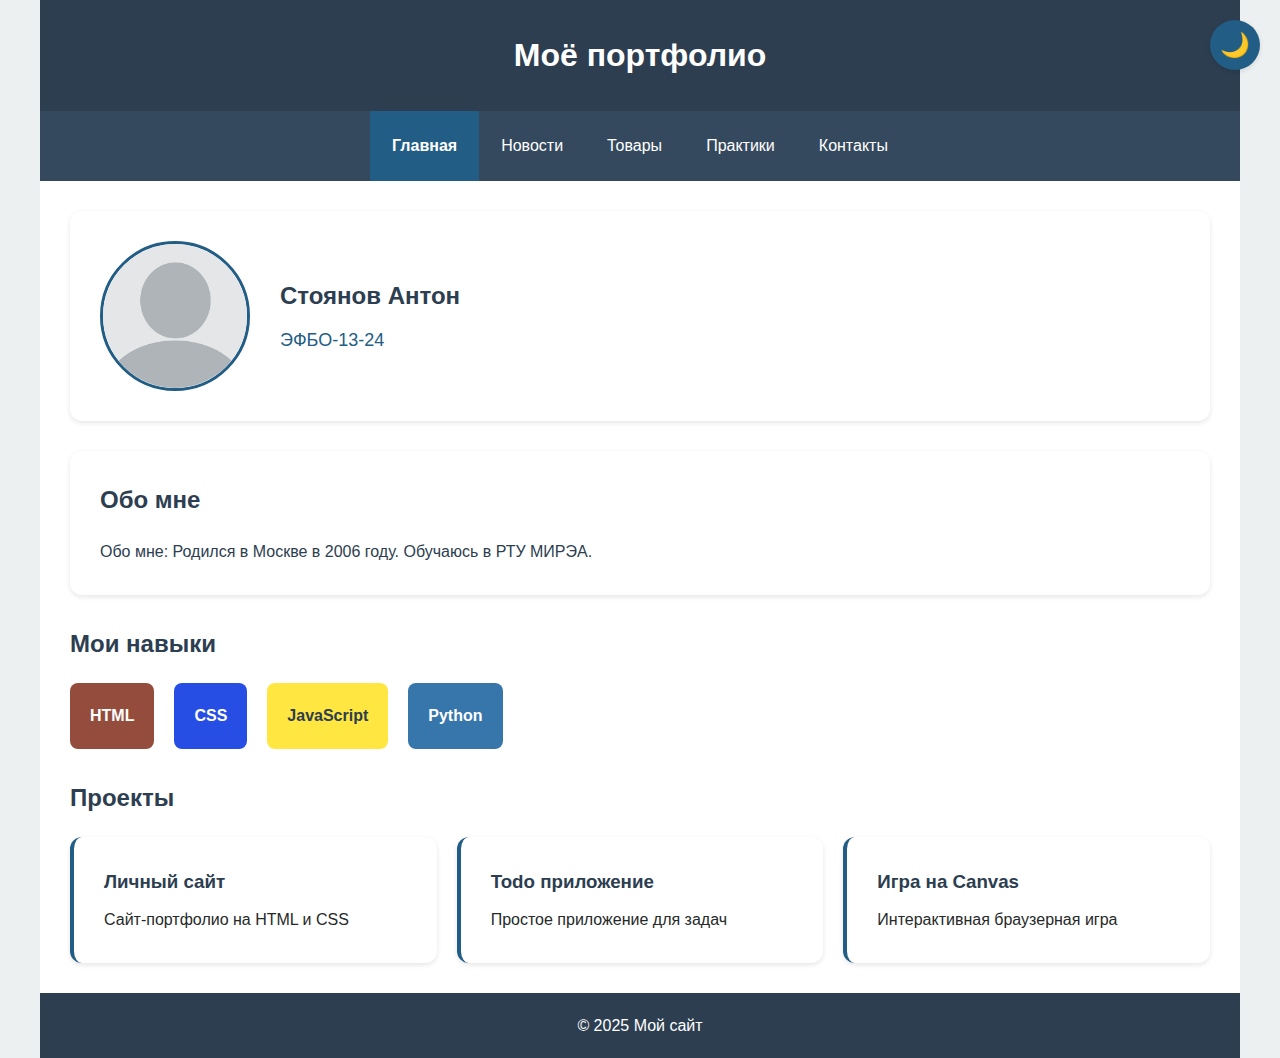
<file: index_v1.html>
<!DOCTYPE html>
<html lang="ru">
<head>
    <meta charset="UTF-8">
    <meta name="viewport" content="width=device-width, initial-scale=1.0">
    <title>Главная - Портфолио</title>
    <link rel="stylesheet" href="style/style.css">
</head>
<body>
    <!-- Основной контейнер -->
    <div class="page">
        <!-- Шапка -->
        <header class="header">
            <h1 class="header__title">Моё портфолио</h1>
        </header>
        <!-- Навигация -->
        <nav class="nav" aria-label="Основная навигация">
            <ul class="nav__list">
                <li class="nav__item nav__item--active">
                    <a class="nav__link" href="index_v1.html" aria-current="page">Главная</a>
                </li>
                <li class="nav__item">
                    <a class="nav__link" href="pages/news.html">Новости</a>
                </li>
                <li class="nav__item">
                    <a class="nav__link" href="pages/goods_v1.html">Товары</a>
                </li>
                <li class="nav__item">
                    <a class="nav__link" href="pages/practices.html">Практики</a>
                </li>
                <li class="nav__item">
                    <a class="nav__link" href="pages/contacts.html">Контакты</a>
                </li>
            </ul>
        </nav>
        <!-- Основной контент -->
        <main class="main">
            <!-- Профиль -->
            <section class="profile">
                <div class="profile__card">
                    <img class="profile__photo" src="images/photo.jpg" alt="Фото">
                    <div class="profile__info">
                        <h2 class="profile__name">Стоянов Антон</h2>
                        <p class="profile__group">ЭФБО-13-24</p>
                    </div>
                </div>
            </section>
            <!-- Обо мне -->
            <section class="about">
                <h2 class="about__title">Обо мне</h2>
                <div class="about__content">
                    <p class="about__text">
                        Обо мне: Родился в Москве в 2006 году. Обучаюсь в РТУ МИРЭА.
                    </p>
                </div>
            </section>
            <!-- Навыки -->
            <section class="skills">
                <h2 class="skills__title">Мои навыки</h2>
                <div class="skills__list">
                    <div class="skill skill--html">
                        <span class="skill__name">HTML</span>
                    </div>
                    <div class="skill skill--css">
                        <span class="skill__name">CSS</span>
                    </div>
                    <div class="skill skill--js">
                        <span class="skill__name">JavaScript</span>
                    </div>
                    <div class="skill skill--python">
                        <span class="skill__name">Python</span>
                    </div>
                </div>
            </section>
            <!-- Проекты -->
            <section class="projects">
                <h2 class="projects__title">Проекты</h2>
                <div class="projects__grid">
                    <div class="project-card">
                        <h3 class="project-card__title">Личный сайт</h3>
                        <p class="project-card__desc">Сайт-портфолио на HTML и CSS</p>
                    </div>
                    <div class="project-card">
                        <h3 class="project-card__title">Todo приложение</h3>
                        <p class="project-card__desc">Простое приложение для задач</p>
                    </div>
                    <div class="project-card">
                        <h3 class="project-card__title">Игра на Canvas</h3>
                        <p class="project-card__desc">Интерактивная браузерная игра</p>
                    </div>
                </div>
            </section>
        </main>
        <!-- Подвал -->
        <footer class="footer">
            <p class="footer__text">&copy; 2025 Мой сайт</p>
        </footer>
    </div>
    <!-- Кнопка переключения темы -->
    <button class="theme-toggle" id="themeToggle" aria-label="Переключить тему">🌙</button>

    <script>
        // Функция переключения темы
        function toggleTheme() {
            const htmlElement = document.documentElement;
            const currentTheme = htmlElement.getAttribute('data-theme');
            const newTheme = currentTheme === 'dark' ? 'light' : 'dark';
            htmlElement.setAttribute('data-theme', newTheme);

            // Сохраняем предпочтение пользователя в localStorage
            localStorage.setItem('theme', newTheme);

            // Обновляем иконку кнопки
            const themeToggleBtn = document.getElementById('themeToggle');
            themeToggleBtn.textContent = newTheme === 'dark' ? '☀️' : '🌙';
            themeToggleBtn.setAttribute('aria-label', `Текущая тема: ${newTheme === 'dark' ? 'Тёмная' : 'Светлая'}`);
        }

        // Инициализация темы при загрузке страницы
        document.addEventListener('DOMContentLoaded', function() {
            const savedTheme = localStorage.getItem('theme') || 'light'; // По умолчанию светлая
            document.documentElement.setAttribute('data-theme', savedTheme);

            // Обновляем иконку кнопки при загрузке
            const themeToggleBtn = document.getElementById('themeToggle');
            themeToggleBtn.textContent = savedTheme === 'dark' ? '☀️' : '🌙';
            themeToggleBtn.setAttribute('aria-label', `Текущая тема: ${savedTheme === 'dark' ? 'Тёмная' : 'Светлая'}`);

            // Добавляем обработчик события на кнопку
            themeToggleBtn.addEventListener('click', toggleTheme);
        });
    </script>
</body>
</html>
</file>
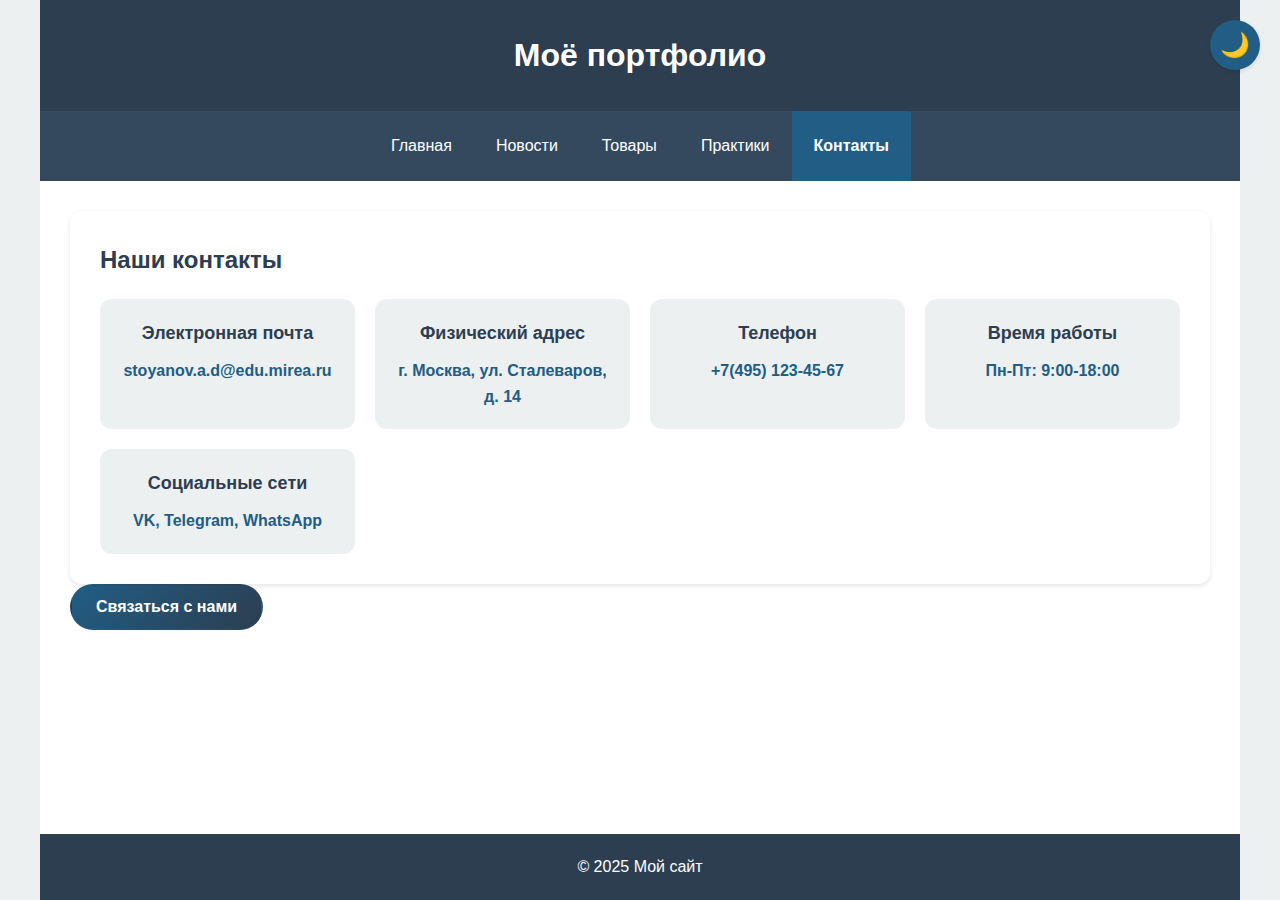
<file: pages/contacts.html>
<!DOCTYPE html>
<html lang="ru">
<head>
    <meta charset="UTF-8">
    <meta name="viewport" content="width=device-width, initial-scale=1.0">
    <title>Контакты</title>
    <link rel="stylesheet" href="../style/style.css">
</head>
<body>
    <div class="page">
        <header class="header">
            <h1 class="header__title">Моё портфолио</h1>
        </header>
        <nav class="nav" aria-label="Основная навигация"> <!-- Добавлен aria-label -->
            <ul class="nav__list">
                <li class="nav__item">
                    <a class="nav__link" href="../index_v1.html">Главная</a>
                </li>
                <li class="nav__item">
                    <a class="nav__link" href="news.html">Новости</a>
                </li>
                <li class="nav__item">
                    <a class="nav__link" href="goods_v1.html">Товары</a>
                </li>
                <li class="nav__item">
                    <a class="nav__link" href="practices.html">Практики</a>
                </li>
                <li class="nav__item nav__item--active">
                    <a class="nav__link" href="contacts.html" aria-current="page">Контакты</a> <!-- Добавлен aria-current -->
                </li>
            </ul>
        </nav>
        <main class="main">
            <!-- Обернём содержимое в секцию с классом, который центрирует кнопку -->
            <section class="contacts-container">
                <section class="contacts">
                    <h2 class="contacts__title">Наши контакты</h2>
                    <div class="contacts__list">
                        <div class="contact-item">
                            <h3 class="contact-item__title">Электронная почта</h3>
                            <p class="contact-item__value">stoyanov.a.d@edu.mirea.ru</p>
                        </div>
                        <div class="contact-item">
                            <h3 class="contact-item__title">Физический адрес</h3>
                            <p class="contact-item__value">г. Москва, ул. Сталеваров, д. 14</p>
                        </div>
                        <div class="contact-item">
                            <h3 class="contact-item__title">Телефон</h3>
                            <p class="contact-item__value">+7(495) 123-45-67</p>
                        </div>
                        <div class="contact-item">
                            <h3 class="contact-item__title">Время работы</h3>
                            <p class="contact-item__value">Пн-Пт: 9:00-18:00</p>
                        </div>
                        <div class="contact-item">
                            <h3 class="contact-item__title">Социальные сети</h3>
                            <p class="contact-item__value">VK, Telegram, WhatsApp</p>
                        </div>
                    </div>
                </section>
                <!-- Измененная кнопка для открытия модального окна, теперь она центрирована благодаря .contacts-container -->
                <button class="btn btn-primary" onclick="openContactModal()">Связаться с нами</button>
            </section>
        </main>
        <footer class="footer">
            <p class="footer__text">&copy; 2025 Мой сайт</p>
        </footer>

        <!-- Модальное окно для формы обратной связи -->
        <!-- role="dialog", aria-modal, aria-labelledby, tabindex добавлены для доступности -->
        <dialog id="contactModal" role="dialog" aria-modal="true" aria-labelledby="modal-title" tabindex="-1">
            <!-- Оверлей (фон) -->
            <div class="modal-overlay" onclick="closeContactModal()" aria-hidden="true"></div>
            <div class="modal-content-wrapper"> <!-- Обёртка для позиционирования -->
                <div class="modal-header">
                    <h2 id="modal-title">Форма обратной связи</h2>
                    <!-- Кнопка закрытия -->
                    <button class="btn btn-secondary" id="closeModalBtn" onclick="closeContactModal()" aria-label="Закрыть форму">
                        &times; <!-- Символ закрытия -->
                    </button>
                </div>
                <div class="modal-content">
                    <!-- УБРАНО: method="dialog" из формы -->
                    <form id="feedbackForm">
                        <div class="form-group">
                            <label for="name">Имя<span class="required">*</span></label>
                            <input type="text" id="name" name="name" required placeholder="Введите ваше имя">
                        </div>
                        <div class="form-group">
                            <label for="phone">Телефон<span class="required">*</span></label>
                            <input type="tel" id="phone" name="phone" required placeholder="+7(XXX) XXX-XX-XX">
                        </div>
                        <div class="form-group">
                            <label for="email">Электронная почта<span class="required">*</span></label>
                            <input type="email" id="email" name="email" required placeholder="example@mail.ru">
                        </div>
                        <div class="form-group">
                            <label for="category">Категория обращения<span class="required">*</span></label>
                            <select id="category" name="category" required>
                                <option value="">Выберите категорию</option>
                                <option value="technical">Техническая поддержка</option>
                                <option value="commercial">Коммерческое предложение</option>
                                <option value="cooperation">Сотрудничество</option>
                                <option value="complaint">Жалоба</option>
                                <option value="suggestion">Предложение</option>
                                <option value="other">Другое</option>
                            </select>
                        </div>
                        <div class="form-group">
                            <label for="message">Текст обращения<span class="required">*</span></label>
                            <textarea id="message" name="message" required placeholder="Опишите вашу проблему или вопрос..."></textarea>
                        </div>
                        <div class="modal-actions">
                            <!-- ИЗМЕНЕНО: type="submit" -> type="button", добавлен onclick -->
                            <button type="button" class="btn btn-secondary" onclick="cancelForm()">Отмена</button>
                            <!-- Кнопка отправки с обработкой через JavaScript -->
                            <button type="button" class="btn btn-primary" onclick="submitForm()">Отправить</button>
                        </div>
                    </form>
                </div>
            </div>
        </dialog>
    </div>
    <!-- Кнопка переключения темы -->
    <button class="theme-toggle" id="themeToggle" aria-label="Переключить тему">🌙</button>

    <script>
        let previousActiveElement = null; // Переменная для хранения предыдущего активного элемента

        // Функция для открытия модального окна
        function openContactModal() {
            previousActiveElement = document.activeElement; // Сохраняем текущий активный элемент
            contactModal.showModal();
            contactModal.focus(); // Фокус на модальное окно
            // Также можно фокусировать первый элемент формы
            document.getElementById('name').focus();
        }

        // Функция для закрытия модального окна
        function closeContactModal() {
            contactModal.close();
            if (previousActiveElement) {
                previousActiveElement.focus(); // Возвращаем фокус на предыдущий элемент
            }
        }

        // Функция для отправки формы
        function submitForm(){
            const form = document.getElementById('feedbackForm');
            const formData = new FormData(form);

            // Простая валидация
            if(!form.checkValidity()){
                form.reportValidity();
                return;
            }

            // Собираем данные формы
            const data = {
                name: formData.get('name'),
                phone: formData.get('phone'),
                email: formData.get('email'),
                category: formData.get('category'),
                message: formData.get('message')
            };

            // В реальном приложении здесь был бы AJAX-запрос
            console.log('Данные формы:', data);

            // Показываем уведомление об успешной отправке
            alert('Спасибо! Ваше обращение отправлено. Мы свяжемся с вами в ближайшее время.');

            // Закрываем модальное окно
            closeContactModal(); // Используем функцию закрытия для возврата фокуса

            // Очищаем форму
            form.reset();
        }

        // Функция для отмены формы (закрытие модального окна)
        function cancelForm(){
            closeContactModal(); // Используем функцию закрытия для возврата фокуса
            // Очищаем форму при отмене (по желанию)
            document.getElementById('feedbackForm').reset();
        }

        // Закрытие модального окна по клику на оверлей
        document.querySelector('.modal-overlay').addEventListener('click', function(event){
            if(event.target === this){
                closeContactModal();
            }
        });

        // Обработка закрытия по клавише ESC
        document.addEventListener('keydown', function(event) {
            if (event.key === 'Escape' && contactModal.open) {
                closeContactModal();
            }
        });

        // Обработка отправки формы через Enter (предотвращаем стандартное поведение, кроме textarea)
        document.getElementById('feedbackForm').addEventListener('keypress', function(event){
            if(event.key === 'Enter' && event.target.type !== 'textarea') {
                event.preventDefault();
            }
        });

        // Функция переключения темы
        function toggleTheme() {
            const htmlElement = document.documentElement;
            const currentTheme = htmlElement.getAttribute('data-theme');
            const newTheme = currentTheme === 'dark' ? 'light' : 'dark';
            htmlElement.setAttribute('data-theme', newTheme);

            // Сохраняем предпочтение пользователя в localStorage
            localStorage.setItem('theme', newTheme);

            // Обновляем иконку кнопки
            const themeToggleBtn = document.getElementById('themeToggle');
            themeToggleBtn.textContent = newTheme === 'dark' ? '☀️' : '🌙';
            themeToggleBtn.setAttribute('aria-label', `Текущая тема: ${newTheme === 'dark' ? 'Тёмная' : 'Светлая'}`);
        }

        // Инициализация темы при загрузке страницы
        document.addEventListener('DOMContentLoaded', function() {
            const savedTheme = localStorage.getItem('theme') || 'light'; // По умолчанию светлая
            document.documentElement.setAttribute('data-theme', savedTheme);

            // Обновляем иконку кнопки при загрузке
            const themeToggleBtn = document.getElementById('themeToggle');
            themeToggleBtn.textContent = savedTheme === 'dark' ? '☀️' : '🌙';
            themeToggleBtn.setAttribute('aria-label', `Текущая тема: ${savedTheme === 'dark' ? 'Тёмная' : 'Светлая'}`);

            // Добавляем обработчик события на кнопку
            themeToggleBtn.addEventListener('click', toggleTheme);
        });
    </script>
</body>
</html>
</file>
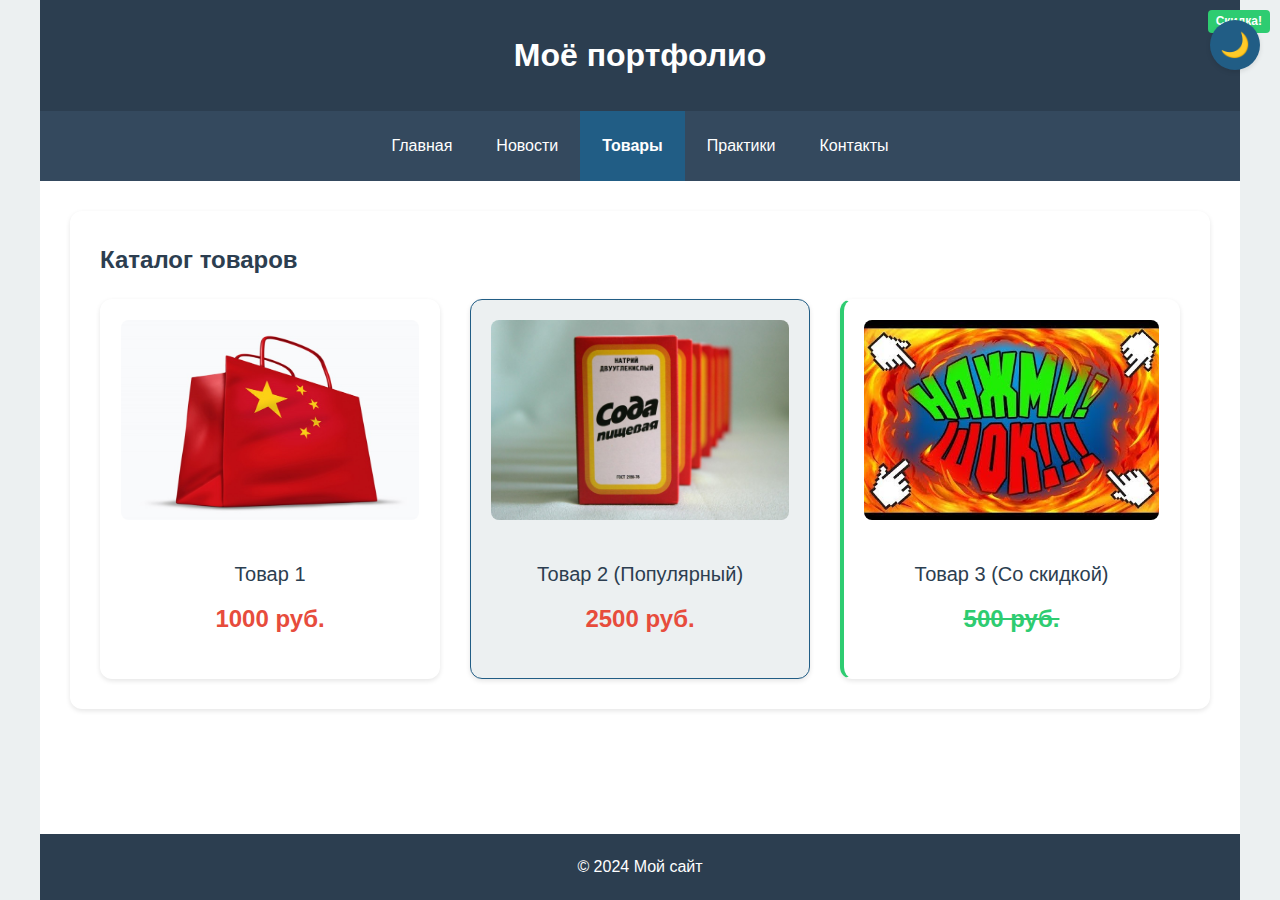
<file: pages/goods_v1.html>
<!DOCTYPE html>
<html lang="ru">
<head>
    <meta charset="UTF-8">
    <meta name="viewport" content="width=device-width, initial-scale=1.0">
    <title>Товары</title>
    <link rel="stylesheet" href="../style/style.css">
</head>
<body>
    <div class="page">
        <header class="header">
            <h1 class="header__title">Моё портфолио</h1>
        </header>
        <nav class="nav" aria-label="Основная навигация">
            <ul class="nav__list">
                <li class="nav__item">
                    <a class="nav__link" href="../index_v1.html">Главная</a>
                </li>
                <li class="nav__item">
                    <a class="nav__link" href="news.html">Новости</a>
                </li>
                <li class="nav__item nav__item--active">
                    <a class="nav__link" href="goods_v1.html" aria-current="page">Товары</a>
                </li>
                <li class="nav__item">
                    <a class="nav__link" href="practices.html">Практики</a>
                </li>
                <li class="nav__item">
                    <a class="nav__link" href="contacts.html">Контакты</a>
                </li>
            </ul>
        </nav>
        <main class="main">
            <section class="goods">
                <h2 class="goods__title">Каталог товаров</h2>
                <div class="goods__grid">
                    <div class="product-card">
                        <img class="product-card__image" src="../images/goods1.jpg" alt="Товар 1">
                        <h3 class="product-card__name">Товар 1</h3>
                        <p class="product-card__price">1000 руб.</p>
                    </div>
                    <div class="product-card product-card--selected"> <!-- Пример состояния "выбрано" -->
                        <img class="product-card__image" src="../images/goods2.jpg" alt="Товар 2">
                        <h3 class="product-card__name">Товар 2 (Популярный)</h3>
                        <p class="product-card__price">2500 руб.</p>
                    </div>
                    <div class="product-card product-card--discount"> <!-- Пример состояния "со скидкой" -->
                        <img class="product-card__image" src="../images/goods3.jpg" alt="Товар 3">
                        <h3 class="product-card__name">Товар 3 (Со скидкой)</h3>
                        <p class="product-card__price">500 руб.</p>
                    </div>
                </div>
            </section>
        </main>
        <footer class="footer">
            <p class="footer__text">&copy; 2024 Мой сайт</p>
        </footer>
    </div>
    <!-- Кнопка переключения темы -->
    <button class="theme-toggle" id="themeToggle" aria-label="Переключить тему">🌙</button>

    <script>
        // Функция переключения темы
        function toggleTheme() {
            const htmlElement = document.documentElement;
            const currentTheme = htmlElement.getAttribute('data-theme');
            const newTheme = currentTheme === 'dark' ? 'light' : 'dark';
            htmlElement.setAttribute('data-theme', newTheme);

            // Сохраняем предпочтение пользователя в localStorage
            localStorage.setItem('theme', newTheme);

            // Обновляем иконку кнопки
            const themeToggleBtn = document.getElementById('themeToggle');
            themeToggleBtn.textContent = newTheme === 'dark' ? '☀️' : '🌙';
            themeToggleBtn.setAttribute('aria-label', `Текущая тема: ${newTheme === 'dark' ? 'Тёмная' : 'Светлая'}`);
        }

        // Инициализация темы при загрузке страницы
        document.addEventListener('DOMContentLoaded', function() {
            const savedTheme = localStorage.getItem('theme') || 'light'; // По умолчанию светлая
            document.documentElement.setAttribute('data-theme', savedTheme);

            // Обновляем иконку кнопки при загрузке
            const themeToggleBtn = document.getElementById('themeToggle');
            themeToggleBtn.textContent = savedTheme === 'dark' ? '☀️' : '🌙';
            themeToggleBtn.setAttribute('aria-label', `Текущая тема: ${savedTheme === 'dark' ? 'Тёмная' : 'Светлая'}`);

            // Добавляем обработчик события на кнопку
            themeToggleBtn.addEventListener('click', toggleTheme);
        });
    </script>
</body>
</html>
</file>
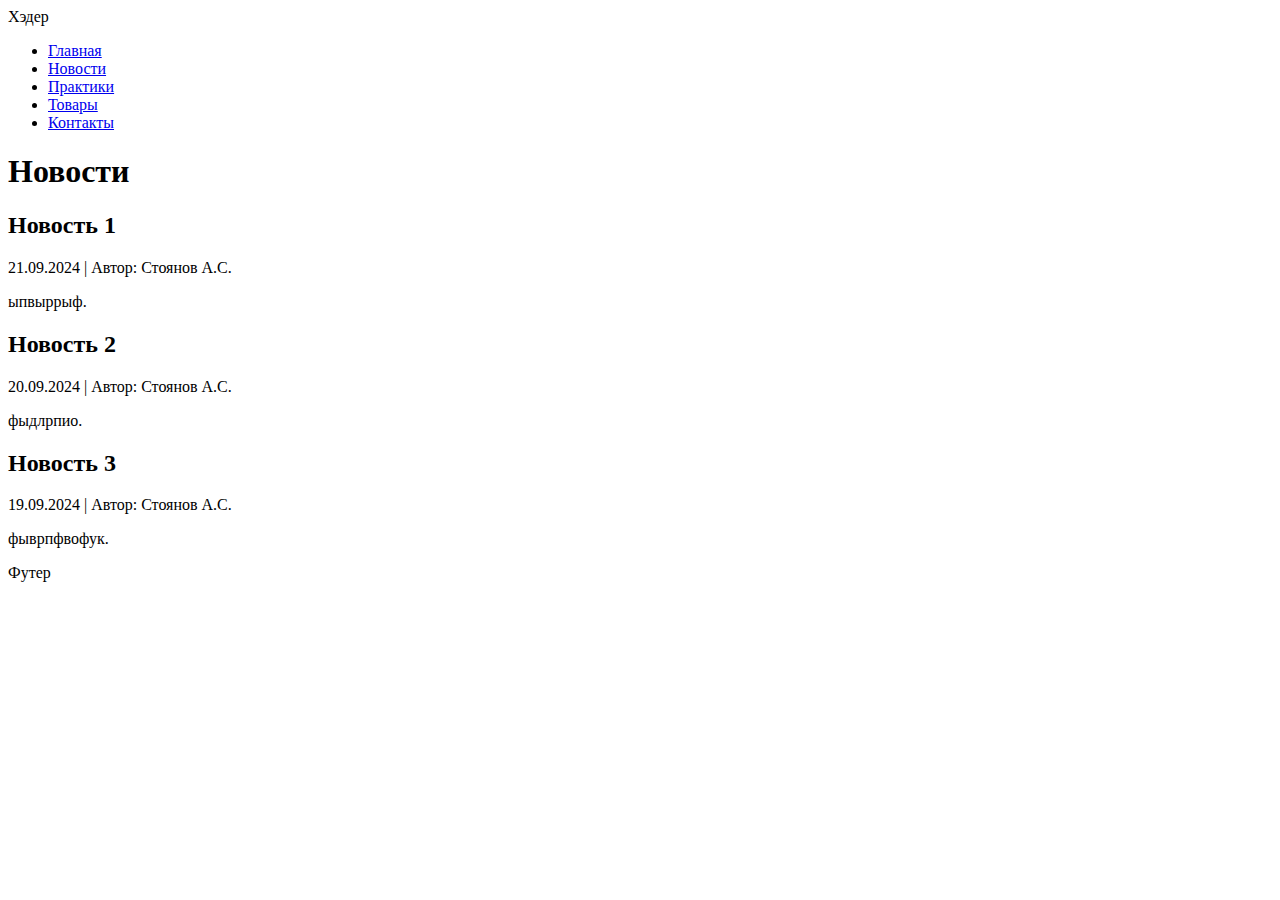
<file: pages/news.html>
<!DOCTYPE html>
<html lang="ru">
<head>
    <meta charset="UTF-8">
    <meta name="viewport" content="width=device-width, initial-scale=1.0">
    <title>Новости</title>
    <link rel="stylesheet" href="C:/Users/v317admin/Downloads/frontend-and-backend-practice/style/style.css">
</head>
<body>
    <div class="page-container">
        <div class="header">Хэдер</div>
        <div class="nav">
            <ul class="nav-list">
                <li class="nav-item"><a class="nav-link" href="C:/Users/v317admin/Downloads/frontend-and-backend-practice/index.html">Главная</a></li>
                <li class="nav-item"><a class="nav-link" href="news.html">Новости</a></li>
                <li class="nav-item"><a class="nav-link" href="practices.html">Практики</a></li>
                <li class="nav-item"><a class="nav-link" href="goods.html">Товары</a></li>
                <li class="nav-item"><a class="nav-link" href="contacts.html">Контакты</a></li>
            </ul>
        </div>
        <div class="content">
             <h1 class="profile-title">Новости</h1>
             <div class="news-item">
                 <h2 class="experience-title">Новость 1</h2>
                 <p class="news-meta experience-desc">21.09.2024 | Автор: Стоянов А.С.</p>
                 <p class="experience-desc">ыпвыррыф.</p>
             </div>
             <div class="news-item">
                 <h2 class="experience-title">Новость 2</h2>
                 <p class="news-meta experience-desc">20.09.2024 | Автор: Стоянов А.С.</p>
                 <p class="experience-desc">фыдлрпио.</p>
             </div>
             <div class="news-item">
                 <h2 class="experience-title">Новость 3</h2>
                 <p class="news-meta experience-desc">19.09.2024 | Автор: Стоянов А.С.</p>
                 <p class="experience-desc">фыврпфвофук.</p>
             </div>
        </div>
        <div class="footer">Футер</div>
    </div>
</body>
</html>
</file>
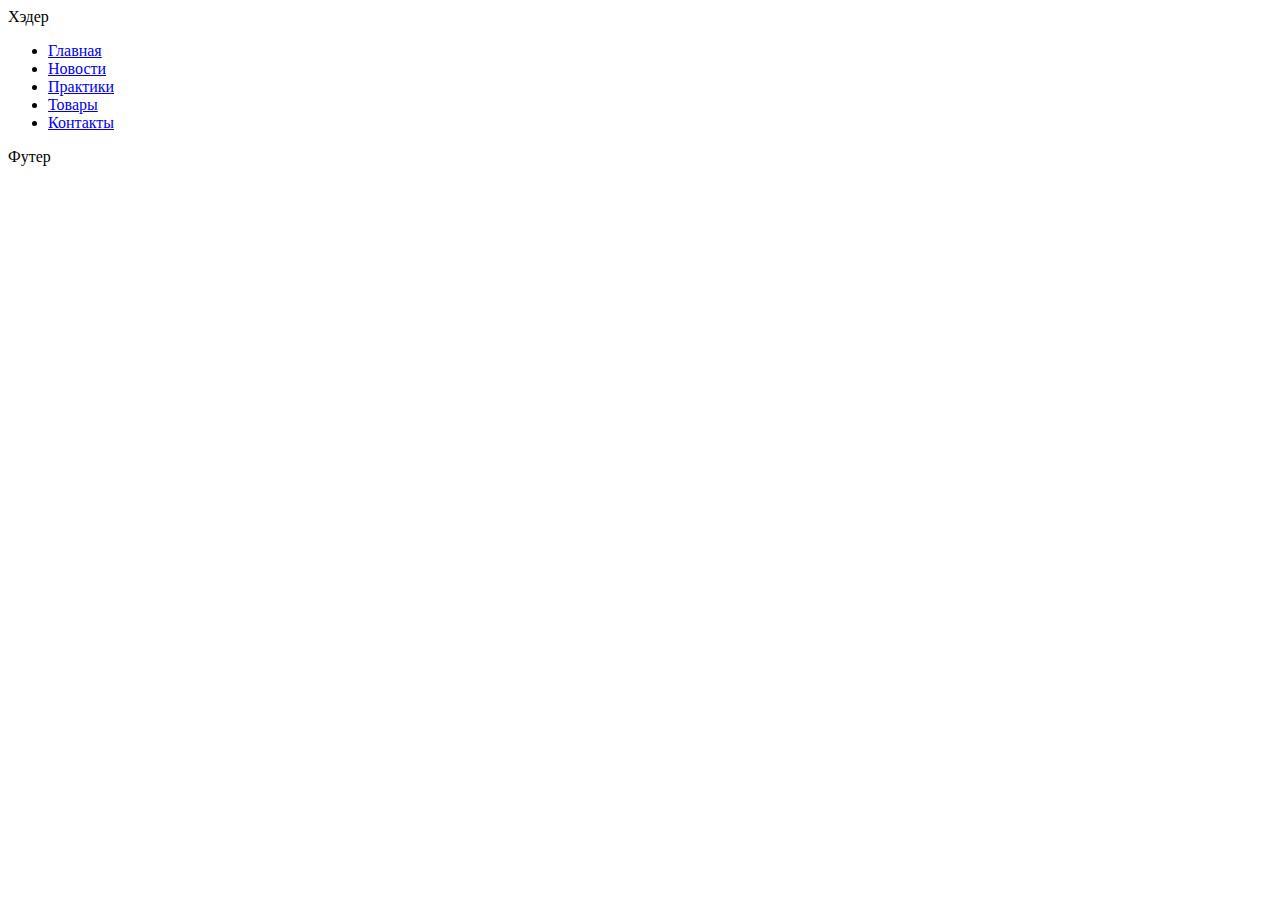
<file: pages/practices.html>
<!DOCTYPE html>
<html lang="ru">
<head>
    <meta charset="UTF-8">
    <meta name="viewport" content="width=device-width, initial-scale=1.0">
    <title>Практики</title>
    <link rel="stylesheet" href="C:/Users/v317admin/Downloads/frontend-and-backend-practice/style/style.css">
</head>
<body>
    <div class="page-container">
        <div class="header">Хэдер</div>
        <div class="nav">
            <ul class="nav-list">
                <li class="nav-item"><a class="nav-link" href="C:/Users/v317admin/Downloads/frontend-and-backend-practice/index.html">Главная</a></li>
                <li class="nav-item"><a class="nav-link" href="news.html">Новости</a></li>
                <li class="nav-item"><a class="nav-link" href="practices.html">Практики</a></li>
                <li class="nav-item"><a class="nav-link" href="goods.html">Товары</a></li>
                <li class="nav-item"><a class="nav-link" href="contacts.html">Контакты</a></li>
            </ul>
        </div>
        <div class="content">
             
        </div>
        <div class="footer">Футер</div>
    </div>
<body>
<html>
</file>
<file: style/style.css>
/* CSS переменные */
:root {
    /* Цвета светлой темы */
    --color-main: #2c3e50;
    --color-accent: #215d85;
    --color-light: #ecf0f1;
    --color-dark: #34495e;
    --color-text: #2c3e50;
    --color-white: #ffffff;
    --color-black: #000000;
    --color-success: #2ecc71;
    --color-error: #e74c3c;
    --color-gray: #252929;
    --color-bg-dark: #1a1a1a;
    --color-text-dark: #ecf0f1;
    --color-accent-dark: #133b57;

    /* Тени */
    --shadow: 0 2px 5px rgba(0,0,0,0.1);
    --shadow-hover: 0 5px 15px rgba(0,0,0,0.2);
    --shadow-modal: 0 10px 30px rgba(0, 0, 0, 0.3);

    /* Радиусы */
    --radius: 8px;
    --radius-card: 12px;
    --radius-btn: 25px;

    /* Отступы */
    --space-sm: 10px;
    --space-md: 20px;
    --space-lg: 30px;
    --space-xl: 40px;

    /* Размеры шрифта */
    --font-size-sm: 0.875rem; /* 14px */
    --font-size-base: 1rem;   /* 16px */
    --font-size-md: 1.125rem; /* 18px */
    --font-size-lg: 1.25rem;  /* 20px */
    --font-size-xl: 1.5rem;   /* 24px */
    --font-size-xxl: 2rem;    /* 32px */

    /* Вес шрифта */
    --font-weight-normal: 400;
    --font-weight-medium: 500;
    --font-weight-bold: 600;
    --font-weight-extra-bold: 700;

    /* Переходы */
    --transition: all 0.3s ease;
    --transition-transform: transform 0.3s ease;
    --transition-color: color 0.3s ease, background-color 0.3s ease;
}

/* Темная (серая) тема */
[data-theme="dark"] {
    /* Более серые цвета */
    --color-main: #4a4a4a; /* Светло-серый основной */
    --color-accent: #6c757d; /* Нейтральный серый акцент */
    --color-light: #343a40; /* Тёмно-серый для фона */
    --color-dark: #212529; /* Ещё темнее */
    --color-text: #e9ecef; /* Светло-серый текст */
    --color-white: #2d2d2d; /* Тёмно-серый, имитирующий белый */
    --color-black: #f8f9fa; /* Светлый, имитирующий чёрный */
    --color-gray: #adb5bd; /* Нейтральный серый */
    --color-bg-dark: #1a1a1a; /* Очень тёмный фон */
    --color-text-dark: #f8f9fa; /* Светлый текст */
    --color-accent-dark: #6c757d; /* Серый акцент */

    /* Обновлённые тени для тёмной темы */
    --shadow: 0 2px 5px rgba(0, 0, 0, 0.3);
    --shadow-hover: 0 5px 15px rgba(0, 0, 0, 0.4);
    --shadow-modal: 0 10px 30px rgba(0, 0, 0, 0.5);
}

/* Базовые стили */
* {
    margin: 0;
    padding: 0;
    box-sizing: border-box;
}

body {
    font-family: Arial, sans-serif; /* Можно заменить на шрифт из ПЗ 8/9 */
    line-height: 1.6;
    color: var(--color-text);
    background-color: var(--color-light);
    transition: background-color var(--transition), color var(--transition);
}

/* Блок page - делаем flex для динамичного футера */
.page {
    max-width: 1200px;
    margin: 0 auto;
    background: var(--color-white);
    min-height: 100vh;
    display: flex; /* Добавлено */
    flex-direction: column; /* Добавлено */
    transition: background-color var(--transition);
}

/* Блок header */
.header {
    background: var(--color-main);
    color: var(--color-white);
    padding: var(--space-lg);
    text-align: center;
    transition: background-color var(--transition);
}

.header__title {
    font-size: var(--font-size-xxl);
}

/* Блок nav */
.nav {
    background: var(--color-dark);
    transition: background-color var(--transition);
}

.nav__list {
    list-style: none;
    display: flex;
    justify-content: center;
    flex-wrap: wrap;
}

.nav__item {
    margin: 0;
}

.nav__link {
    display: block;
    padding: var(--space-md);
    color: var(--color-white);
    text-decoration: none;
    transition: var(--transition-color);
    border: 2px solid transparent; /* Для доступности фокуса */
}

.nav__link:hover,
.nav__link:focus {
    background: var(--color-accent);
    outline: none; /* Стираем стандартный фокус */
    border-color: var(--color-accent); /* Устанавливаем визуальный индикатор фокуса */
    box-shadow: 0 0 0 3px rgba(6, 38, 59, 0.3); /* Дополнительный индикатор */
}

/* Модификатор --active */
.nav__item--active .nav__link {
    background: var(--color-accent);
    font-weight: var(--font-weight-bold);
}

/* Блок main - растягиваем, чтобы футер ушёл вниз */
.main {
    padding: var(--space-lg);
    flex: 1 0 auto; /* Добавлено */
}

/* Блок profile */
.profile {
    margin-bottom: var(--space-lg);
}

.profile__card {
    display: flex;
    align-items: center;
    gap: var(--space-lg);
    background: var(--color-white);
    padding: var(--space-lg);
    border-radius: var(--radius-card);
    box-shadow: var(--shadow);
    transition: box-shadow var(--transition);
}

.profile__card:hover {
    box-shadow: var(--shadow-hover);
}

.profile__photo {
    width: 150px;
    height: 150px;
    border-radius: 50%;
    border: 3px solid var(--color-accent);
    object-fit: cover;
}

.profile__name {
    font-size: var(--font-size-xl);
    color: var(--color-main);
    margin-bottom: var(--space-sm);
    transition: color var(--transition);
}

.profile__group {
    color: var(--color-accent);
    font-size: var(--font-size-md);
    transition: color var(--transition);
}

/* Блок about */
.about {
    background: var(--color-white);
    padding: var(--space-lg);
    margin-bottom: var(--space-lg);
    border-radius: var(--radius-card);
    box-shadow: var(--shadow);
    transition: background-color var(--transition);
}

.about__title {
    color: var(--color-main);
    margin-bottom: var(--space-md);
    font-size: var(--font-size-xl);
    transition: color var(--transition);
}

.about__text {
    line-height: 1.6;
}

/* Блок skills */
.skills {
    margin-bottom: var(--space-lg);
}

.skills__title {
    color: var(--color-main);
    margin-bottom: var(--space-md);
    font-size: var(--font-size-xl);
    transition: color var(--transition);
}

.skills__list {
    display: flex;
    gap: var(--space-md);
    flex-wrap: wrap;
}

/* Блок skill с модификаторами */
.skill {
    padding: var(--space-md);
    border-radius: var(--radius);
    color: var(--color-white);
    font-weight: var(--font-weight-bold);
    transition: var(--transition-transform);
}
.skill:hover {
    transform: translateY(-3px);
}

.skill--html {
    background: #79210bcc;
}

.skill--css {
    background: #264de4;
}

.skill--js {
    background: #ffe641;
    color: var(--color-text);
}

.skill--python {
    background: #3776ab;
}

/* Блок projects */
.projects__title {
    color: var(--color-main);
    margin-bottom: var(--space-md);
    font-size: var(--font-size-xl);
    transition: color var(--transition);
}

.projects__grid {
    display: grid;
    grid-template-columns: repeat(auto-fit, minmax(300px, 1fr));
    gap: var(--space-md);
}

/* Блок project-card */
.project-card {
    background: var(--color-white);
    padding: var(--space-lg);
    border-radius: var(--radius-card);
    box-shadow: var(--shadow);
    border-left: 4px solid var(--color-accent);
    transition: var(--transition-transform);
}
.project-card:hover {
    transform: translateY(-5px);
}

.project-card__title {
    color: var(--color-main);
    margin-bottom: var(--space-sm);
    transition: color var(--transition);
}

.project-card__desc {
    color: var(--color-gray);
    transition: color var(--transition);
}

/* Блок footer - теперь прижат к низу */
.footer {
    background: var(--color-main);
    color: var(--color-white);
    text-align: center;
    padding: var(--space-md);
    transition: background-color var(--transition);
}

/* Адаптивность */
@media (max-width: 768px) {
    .profile__card {
        flex-direction: column;
        text-align: center;
    }

    .nav__list {
        flex-direction: column;
    }

    .skills__list {
        justify-content: center;
    }

    .projects__grid {
        grid-template-columns: 1fr;
    }
}

/* ===== ДОПОЛНЕНИЯ ИЗ МЕТОДИЧКИ ПЗ №11 ===== */

/* Блок news */
.news {
    background: var(--color-white);
    padding: var(--space-lg);
    border-radius: var(--radius-card);
    box-shadow: var(--shadow);
    transition: background-color var(--transition);
}

.news__title {
    color: var(--color-main);
    margin-bottom: var(--space-md);
    font-size: var(--font-size-xl);
    transition: color var(--transition);
}

.news__list {
    display: flex;
    flex-direction: column;
    gap: var(--space-md);
}

/* Блок news-item */
.news-item {
    padding: var(--space-md);
    border-left: 4px solid var(--color-accent);
    background: var(--color-light);
    border-radius: var(--radius);
    transition: background-color var(--transition);
}
.news-item:hover {
    background: var(--color-white);
    box-shadow: var(--shadow);
}

.news-item__title {
    color: var(--color-main);
    margin-bottom: var(--space-sm);
    transition: color var(--transition);
}

.news-item__date {
    color: var(--color-accent);
    font-size: var(--font-size-sm);
    margin-bottom: var(--space-sm);
    transition: color var(--transition);
}

.news-item__text {
    line-height: 1.5;
}

/* Блок contacts */
.contacts {
    background: var(--color-white);
    padding: var(--space-lg);
    border-radius: var(--radius-card);
    box-shadow: var(--shadow);
    transition: background-color var(--transition);
}

.contacts__title {
    color: var(--color-main);
    margin-bottom: var(--space-md);
    font-size: var(--font-size-xl);
    transition: color var(--transition);
}

.contacts__list {
    display: grid;
    grid-template-columns: repeat(auto-fit, minmax(250px, 1fr));
    gap: var(--space-md);
}

/* Блок contact-item */
.contact-item {
    padding: var(--space-md);
    background: var(--color-light);
    border-radius: var(--radius-card);
    text-align: center;
    transition: background-color var(--transition), box-shadow var(--transition);
}
.contact-item:hover {
    background: var(--color-white);
    box-shadow: var(--shadow-hover);
}

.contact-item__title {
    color: var(--color-main);
    margin-bottom: var(--space-sm);
    font-size: var(--font-size-md);
    transition: color var(--transition);
}

.contact-item__value {
    color: var(--color-accent);
    font-weight: var(--font-weight-bold);
    transition: color var(--transition);
}

/* Блок goods */
.goods {
    background: var(--color-white);
    padding: var(--space-lg);
    border-radius: var(--radius-card);
    box-shadow: var(--shadow);
    transition: background-color var(--transition);
}

.goods__title {
    color: var(--color-main);
    margin-bottom: var(--space-md);
    font-size: var(--font-size-xl);
    transition: color var(--transition);
}

.goods__grid {
    display: grid;
    grid-template-columns: repeat(auto-fit, minmax(280px, 1fr));
    gap: var(--space-lg);
}

/* Блок product-card (компонент карточки товара) */
.product-card {
    background: var(--color-white);
    padding: var(--space-md);
    border-radius: var(--radius-card);
    text-align: center;
    box-shadow: var(--shadow);
    transition: var(--transition-transform);
    border: 1px solid transparent;
}
.product-card:hover {
    transform: translateY(-5px);
    box-shadow: var(--shadow-hover);
}

.product-card__image {
    width: 100%;
    height: 200px;
    object-fit: cover;
    border-radius: var(--radius);
    margin-bottom: var(--space-md);
}

.product-card__name {
    font-size: var(--font-size-lg);
    color: var(--color-main);
    margin: var(--space-sm) 0;
    font-weight: var(--font-weight-medium);
    transition: color var(--transition);
}

.product-card__price {
    font-size: var(--font-size-xl);
    color: var(--color-error);
    font-weight: var(--font-weight-bold);
    margin-bottom: var(--space-md);
    transition: color var(--transition);
}

/* Модификатор --selected */
.product-card--selected {
    border-color: var(--color-accent);
    background-color: var(--color-light);
}

/* Модификатор --discount */
.product-card--discount {
    border-left: 4px solid var(--color-success);
}

.product-card--discount .product-card__price {
    color: var(--color-success);
    text-decoration: line-through;
}

.product-card--discount::after {
    content: "Скидка!";
    position: absolute;
    top: 10px;
    right: 10px;
    background-color: var(--color-success);
    color: var(--color-white);
    padding: 2px 8px;
    border-radius: 4px;
    font-size: 0.75rem;
    font-weight: var(--font-weight-bold);
}

/* Кнопка для переключения темы */
.theme-toggle {
    position: fixed;
    top: 20px;
    right: 20px;
    background: var(--color-accent);
    color: var(--color-white);
    border: none;
    border-radius: 50%;
    width: 50px;
    height: 50px;
    cursor: pointer;
    font-size: 1.5rem;
    display: flex;
    align-items: center;
    justify-content: center;
    box-shadow: var(--shadow);
    z-index: 1000;
    transition: var(--transition-color), var(--transition-transform);
}
.theme-toggle:hover,
.theme-toggle:focus {
    transform: scale(1.1);
    background: var(--color-main);
    outline: none;
    box-shadow: 0 0 0 3px rgba(44, 62, 80, 0.3);
}

/* ===== СТИЛИ ДЛЯ МОДАЛЬНОГО ОКНА (contacts.html) ===== */
/* Стили для модального окна (взяты из ПЗ №10, адаптированы под переменные и доступность) */
dialog::backdrop {
    background: rgba(0, 0, 0, 0.6);
    animation: fadeIn 0.3s ease;
}

dialog {
    border: none;
    border-radius: var(--radius-card);
    padding: 0;
    box-shadow: var(--shadow-modal);
    animation: slideIn 0.3s ease;
    max-width: 500px;
    width: 90vw;
    max-height: 90vh;
    overflow-y: auto;
    /* Для доступности: фокус на модальное окно при открытии */
    /* tabindex="-1" будет добавлен в HTML */
}

/* Для доступности: скрыть контент за модалкой от скринридера */
dialog[open] + * {
    /* Это не идеальный способ, лучше управлять aria-hidden программно */
    /* Но как стилевая мера - указывает, что контент вне модалки неактивен */
    /* opacity: 0.5; pointer-events: none; */
}

.modal-header {
    background: linear-gradient(135deg, var(--color-main) 0%, var(--color-dark) 100%);
    color: var(--color-white);
    padding: 1.5rem;
    border-radius: var(--radius-card) var(--radius-card) 0 0;
    margin: 0;
}

.modal-header h2 {
    margin: 0;
    color: var(--color-white);
    font-size: var(--font-size-xl);
}

.modal-content {
    padding: 2rem;
}

.form-group {
    margin-bottom: 1.5rem;
}

.form-group label {
    display: block;
    margin-bottom: 0.5rem;
    font-weight: var(--font-weight-bold);
    color: var(--color-main);
}

.form-group input,
.form-group select,
.form-group textarea {
    width: 100%;
    padding: 0.75rem;
    border: 2px solid var(--color-light);
    border-radius: var(--radius);
    font-size: var(--font-size-base);
    transition: var(--transition-color);
    box-sizing: border-box;
    /* Для доступности фокуса */
    outline: none;
}

.form-group input:focus,
.form-group select:focus,
.form-group textarea:focus {
    border-color: var(--color-accent);
    box-shadow: 0 0 0 3px rgba(52, 152, 219, 0.3); /* Индикатор фокуса */
}

.form-group textarea {
    min-height: 100px;
    resize: vertical;
}

.modal-actions {
    display: flex;
    gap: 1rem;
    justify-content: flex-end;
    margin-top: 2rem;
}

.btn {
    padding: 0.75rem 1.5rem;
    border: none;
    border-radius: var(--radius-btn);
    cursor: pointer;
    font-size: var(--font-size-base);
    transition: var(--transition);
    font-weight: var(--font-weight-bold);
    /* Для доступности фокуса */
    outline: none;
    border: 2px solid transparent;
}

.btn-primary {
    background: linear-gradient(135deg, var(--color-accent) 0%, var(--color-main) 100%);
    color: var(--color-white);
}

.btn-primary:hover,
.btn-primary:focus {
    transform: translateY(-2px);
    box-shadow: var(--shadow-hover);
    border-color: var(--color-accent); /* Индикатор фокуса */
}

.btn-secondary {
    background: var(--color-light);
    color: var(--color-main);
    border: 2px solid var(--color-light);
}

.btn-secondary:hover,
.btn-secondary:focus {
    background: var(--color-gray);
    border-color: var(--color-gray); /* Индикатор фокуса */
}

.required {
    color: var(--color-error);
}

@keyframes fadeIn {
    from { opacity: 0; }
    to { opacity: 1; }
}

@keyframes slideIn {
    from {
        opacity: 0;
        transform: translateY(-50px) scale(0.9);
    }
    to {
        opacity: 1;
        transform: translateY(0) scale(1);
    }
}

/* Адаптивность */
@media (max-width: 600px) {
    dialog {
        margin: 1rem;
        width: calc(100vw - 2rem);
    }
    .modal-actions {
        flex-direction: column;
    }
    .btn {
        width: 100%;
    }
}

/* ===== ДОПОЛНЕНИЯ ДЛЯ ДОСТУПНОСТИ ===== */

/* Скрытие текста визуально, но оставляем для скринридеров */
.sr-only {
    position: absolute;
    width: 1px;
    height: 1px;
    padding: 0;
    margin: -1px;
    overflow: hidden;
    clip: rect(0, 0, 0, 0);
    white-space: nowrap;
    border: 0;
}
</file>
